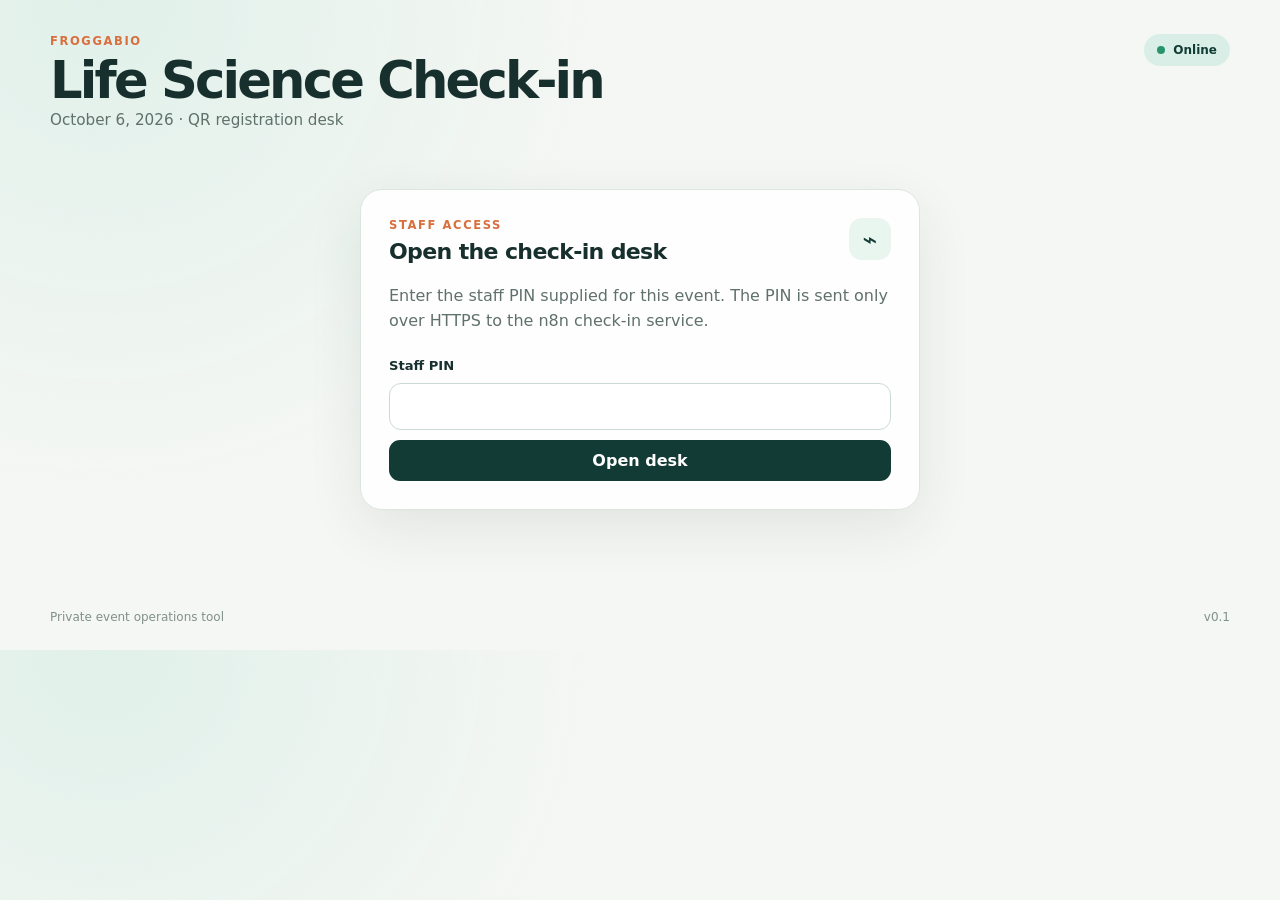
<file: index.html>
<!doctype html>
<html lang="en">
  <head>
    <meta charset="utf-8" />
    <meta name="viewport" content="width=device-width, initial-scale=1, viewport-fit=cover" />
    <meta name="theme-color" content="#123b36" />
    <meta name="description" content="FroggaBio Life Science event registration check-in" />
    <link rel="manifest" href="./manifest.webmanifest" />
    <link rel="stylesheet" href="./styles.css" />
    <title>Life Science Check-in</title>
    <script src="./config.js"></script>
    <script src="./vendor/jsQR.js" defer></script>
    <script src="./app.js" defer></script>
  </head>
  <body>
    <div class="shell">
      <header class="topbar">
        <div>
          <p class="eyebrow">FroggaBio</p>
          <h1>Life Science Check-in</h1>
          <p class="subhead">October 6, 2026 · QR registration desk</p>
        </div>
        <div class="connection-chip" id="connectionChip" data-state="offline">
          <span class="status-dot" aria-hidden="true"></span>
          <span id="connectionLabel">Offline</span>
        </div>
      </header>

      <div id="notice" class="notice" role="status" aria-live="polite" hidden></div>

      <section id="loginView" class="card auth-card">
        <div class="card-heading">
          <div>
            <p class="eyebrow">Staff access</p>
            <h2>Open the check-in desk</h2>
          </div>
          <span class="lock-mark" aria-hidden="true">⌁</span>
        </div>
        <p class="muted">Enter the staff PIN supplied for this event. The PIN is sent only over HTTPS to the n8n check-in service.</p>
        <form id="loginForm" class="stack-form">
          <label for="staffPin">Staff PIN</label>
          <input id="staffPin" name="staffPin" type="password" inputmode="numeric" autocomplete="off" minlength="4" required />
          <button class="button button-primary" type="submit">Open desk</button>
        </form>
      </section>

      <main id="appView" hidden>
        <section class="summary-grid" aria-label="Desk status">
          <div class="stat-card">
            <span class="stat-label">Roster loaded</span>
            <strong id="rosterCount">0</strong>
            <span class="stat-caption" id="rosterUpdated">Not loaded yet</span>
          </div>
          <div class="stat-card">
            <span class="stat-label">Waiting to sync</span>
            <strong id="queueCount">0</strong>
            <span class="stat-caption" id="queueCaption">All clear</span>
          </div>
          <div class="stat-card stat-card-action">
            <span class="stat-label">This device</span>
            <strong id="deviceLabel">—</strong>
            <button class="button button-quiet" id="refreshRoster" type="button">Refresh roster</button>
          </div>
        </section>

        <section class="workspace-grid">
          <div class="card scanner-card">
            <div class="card-heading">
              <div>
                <p class="eyebrow">Door scanner</p>
                <h2>Scan a guest QR code</h2>
              </div>
              <span class="live-pill" id="scannerState">Ready</span>
            </div>
            <div class="scanner-frame" id="scannerFrame">
              <video id="camera" playsinline muted aria-label="QR scanner camera"></video>
              <canvas id="scanCanvas" hidden></canvas>
              <div class="scanner-placeholder" id="scannerPlaceholder">
                <span class="scan-glyph" aria-hidden="true">▦</span>
                <p>Start the camera, then hold the QR code inside the frame.</p>
              </div>
              <div class="scan-brackets" aria-hidden="true"><i></i><i></i><i></i><i></i></div>
            </div>
            <p class="scanner-message" id="scannerMessage">The roster can be used offline after it is loaded.</p>
            <div class="button-row">
              <button class="button button-primary" id="startScanner" type="button">Start camera</button>
              <button class="button button-secondary" id="stopScanner" type="button" disabled>Stop</button>
            </div>
          </div>

          <div class="card search-card">
            <div class="card-heading">
              <div>
                <p class="eyebrow">Fallback lookup</p>
                <h2>Find a guest manually</h2>
              </div>
              <span class="search-mark" aria-hidden="true">⌕</span>
            </div>
            <form id="searchForm" class="search-form">
              <label class="sr-only" for="searchInput">Name, email, company or short code</label>
              <input id="searchInput" type="search" autocomplete="off" placeholder="Name, email, company or code" />
              <button class="button button-primary" type="submit">Search</button>
            </form>
            <div class="search-results" id="searchResults" aria-live="polite">
              <p class="empty-state">Search the loaded roster when a guest cannot show the QR code.</p>
            </div>
          </div>
        </section>

        <section class="card operations-card">
          <div class="card-heading">
            <div>
              <p class="eyebrow">Operations</p>
              <h2>Desk controls</h2>
            </div>
            <button class="button button-quiet" id="logoutButton" type="button">Lock desk</button>
          </div>
          <div class="operations-grid">
            <div>
              <h3>Offline mode</h3>
              <p class="muted">Check-ins are queued on this device when the connection drops, then sent automatically when it returns.</p>
            </div>
            <div>
              <h3>Duplicate protection</h3>
              <p class="muted">The first successful check-in timestamp is preserved. Later scans show the existing status instead of creating a second arrival.</p>
            </div>
            <div>
              <h3>Event scope</h3>
              <p class="muted">This desk is configured for Life Science on October 6, 2026 only.</p>
            </div>
          </div>
        </section>
      </main>

      <footer class="footer">
        <span>Private event operations tool</span>
        <span id="appVersion">v0.1</span>
      </footer>
    </div>

    <dialog id="resultDialog" class="result-dialog">
      <div class="dialog-content">
        <div class="dialog-icon" id="dialogIcon" aria-hidden="true">✓</div>
        <p class="eyebrow" id="dialogEyebrow">Check-in result</p>
        <h2 id="dialogTitle">Guest</h2>
        <p id="dialogMessage"></p>
        <div class="dialog-meta" id="dialogMeta"></div>
        <div class="button-row">
          <button class="button button-primary" id="dialogClose" type="button">Done</button>
          <button class="button button-secondary" id="dialogUndo" type="button" hidden>Undo</button>
        </div>
      </div>
    </dialog>
  </body>
</html>
</file>
<file: styles.css>
:root {
  color-scheme: light;
  --ink: #17302d;
  --muted: #60716d;
  --paper: #f5f7f4;
  --card: #ffffff;
  --line: #dce6e1;
  --green: #123b36;
  --green-soft: #d9eee6;
  --mint: #e9f5ef;
  --orange: #d86f3d;
  --orange-soft: #fff0e8;
  --shadow: 0 18px 55px rgba(23, 48, 45, 0.09);
  font-family: Inter, ui-sans-serif, system-ui, -apple-system, BlinkMacSystemFont, "Segoe UI", sans-serif;
}

* { box-sizing: border-box; }

body {
  margin: 0;
  min-width: 320px;
  color: var(--ink);
  background:
    radial-gradient(circle at 8% 0%, rgba(217, 238, 230, 0.72), transparent 32rem),
    var(--paper);
}

button, input { font: inherit; }
button { cursor: pointer; }
button:disabled { cursor: not-allowed; opacity: 0.48; }

.shell { width: min(1180px, calc(100% - 32px)); margin: 0 auto; padding: 34px 0 26px; }
.topbar { display: flex; align-items: flex-start; justify-content: space-between; gap: 24px; margin-bottom: 28px; }
.eyebrow { margin: 0 0 7px; color: var(--orange); font-size: 0.72rem; font-weight: 800; letter-spacing: 0.14em; text-transform: uppercase; }
h1, h2, h3, p { margin-top: 0; }
h1 { margin-bottom: 6px; font-size: clamp(2rem, 4vw, 3.35rem); line-height: 0.98; letter-spacing: -0.055em; }
h2 { margin-bottom: 0; font-size: 1.38rem; letter-spacing: -0.03em; }
h3 { margin-bottom: 7px; font-size: 0.94rem; }
.subhead { margin-bottom: 0; color: var(--muted); font-size: 0.95rem; }
.muted { color: var(--muted); line-height: 1.55; }

.connection-chip, .live-pill { display: inline-flex; align-items: center; gap: 8px; border-radius: 999px; font-size: 0.75rem; font-weight: 800; }
.connection-chip { padding: 9px 13px; background: var(--orange-soft); color: #9b4b29; white-space: nowrap; }
.connection-chip[data-state="online"] { background: var(--green-soft); color: var(--green); }
.status-dot { width: 8px; height: 8px; border-radius: 50%; background: var(--orange); }
.connection-chip[data-state="online"] .status-dot { background: #29936c; }

.notice { margin: 0 0 18px; padding: 12px 15px; border: 1px solid #f0c8b3; border-radius: 12px; background: var(--orange-soft); color: #7f3f26; line-height: 1.45; }
.notice[data-tone="success"] { border-color: #b8dfcd; background: var(--green-soft); color: var(--green); }

.card { border: 1px solid var(--line); border-radius: 22px; background: rgba(255, 255, 255, 0.92); box-shadow: var(--shadow); }
.auth-card { width: min(560px, 100%); margin: 60px auto 100px; padding: 28px; }
.card-heading { display: flex; align-items: flex-start; justify-content: space-between; gap: 18px; margin-bottom: 20px; }
.lock-mark, .search-mark { display: grid; place-items: center; width: 42px; height: 42px; border-radius: 13px; background: var(--mint); color: var(--green); font-size: 1.55rem; }
.stack-form { display: grid; gap: 10px; margin-top: 24px; }
label { color: var(--ink); font-size: 0.82rem; font-weight: 800; }
input { width: 100%; border: 1px solid #cbdad4; border-radius: 12px; padding: 13px 14px; outline: none; background: #fff; color: var(--ink); }
input:focus { border-color: var(--green); box-shadow: 0 0 0 4px rgba(18, 59, 54, 0.11); }

.button-row { display: flex; flex-wrap: wrap; gap: 10px; align-items: center; }
.button { border: 0; border-radius: 11px; padding: 11px 16px; font-weight: 800; transition: transform 0.16s ease, background 0.16s ease; }
.button:hover:not(:disabled) { transform: translateY(-1px); }
.button-primary { background: var(--green); color: #fff; }
.button-primary:hover:not(:disabled) { background: #205b52; }
.button-secondary { border: 1px solid var(--line); background: #fff; color: var(--green); }
.button-quiet { padding: 8px 0; background: transparent; color: var(--green); }

.summary-grid { display: grid; grid-template-columns: repeat(3, 1fr); gap: 14px; margin-bottom: 16px; }
.stat-card { min-height: 126px; padding: 18px 19px; border: 1px solid var(--line); border-radius: 17px; background: var(--card); }
.stat-card-action { display: flex; flex-direction: column; align-items: flex-start; }
.stat-label, .stat-caption { display: block; color: var(--muted); font-size: 0.78rem; }
.stat-card strong { display: block; margin: 10px 0 4px; font-size: 1.9rem; letter-spacing: -0.06em; }
.stat-card-action strong { font-size: 1.25rem; }

.workspace-grid { display: grid; grid-template-columns: minmax(0, 1.15fr) minmax(0, 0.85fr); gap: 16px; }
.scanner-card, .search-card, .operations-card { padding: 22px; }
.live-pill { padding: 7px 10px; background: var(--green-soft); color: var(--green); }
.live-pill[data-state="scanning"] { background: var(--orange-soft); color: #9b4b29; }
.scanner-frame { position: relative; display: grid; min-height: 330px; overflow: hidden; place-items: center; border-radius: 16px; background: #0e2926; }
#camera { display: block; width: 100%; height: 330px; object-fit: cover; }
.scanner-placeholder { position: absolute; inset: 0; display: grid; align-content: center; justify-items: center; gap: 11px; padding: 30px; color: #d9eee6; text-align: center; }
.scanner-placeholder p { max-width: 240px; margin-bottom: 0; line-height: 1.45; }
.scan-glyph { font-size: 3rem; line-height: 1; }
.scan-brackets { position: absolute; inset: 18% 20%; pointer-events: none; }
.scan-brackets i { position: absolute; width: 28px; height: 28px; border-color: #fff; border-style: solid; opacity: 0.9; }
.scan-brackets i:nth-child(1) { top: 0; left: 0; border-width: 3px 0 0 3px; }
.scan-brackets i:nth-child(2) { top: 0; right: 0; border-width: 3px 3px 0 0; }
.scan-brackets i:nth-child(3) { bottom: 0; left: 0; border-width: 0 0 3px 3px; }
.scan-brackets i:nth-child(4) { right: 0; bottom: 0; border-width: 0 3px 3px 0; }
.scanner-message { min-height: 42px; margin: 14px 0; color: var(--muted); font-size: 0.88rem; line-height: 1.45; }

.search-form { display: grid; grid-template-columns: 1fr auto; gap: 8px; margin-bottom: 14px; }
.search-results { min-height: 373px; max-height: 420px; overflow: auto; }
.empty-state { margin: 0; padding: 40px 12px; color: var(--muted); text-align: center; line-height: 1.5; }
.guest-result { display: flex; align-items: center; justify-content: space-between; gap: 12px; padding: 13px 0; border-bottom: 1px solid #edf2ef; }
.guest-result:last-child { border-bottom: 0; }
.guest-info { min-width: 0; }
.guest-name { margin: 0 0 4px; font-weight: 850; }
.guest-detail { overflow: hidden; margin: 0; color: var(--muted); font-size: 0.78rem; text-overflow: ellipsis; white-space: nowrap; }
.guest-code { margin-top: 5px; color: var(--green); font-size: 0.72rem; font-weight: 800; letter-spacing: 0.08em; }
.guest-result .button { flex: 0 0 auto; padding: 8px 10px; font-size: 0.78rem; }

.operations-card { margin-top: 16px; }
.operations-grid { display: grid; grid-template-columns: repeat(3, 1fr); gap: 18px; }
.operations-grid > div { padding-top: 16px; border-top: 1px solid var(--line); }
.operations-grid p { margin-bottom: 0; font-size: 0.86rem; }
.footer { display: flex; justify-content: space-between; gap: 12px; margin-top: 26px; color: #81908b; font-size: 0.75rem; }

.result-dialog { width: min(420px, calc(100% - 28px)); padding: 0; border: 0; border-radius: 20px; box-shadow: 0 24px 80px rgba(10, 38, 34, 0.3); color: var(--ink); }
.result-dialog::backdrop { background: rgba(10, 38, 34, 0.54); backdrop-filter: blur(3px); }
.dialog-content { padding: 28px; }
.dialog-icon { display: grid; place-items: center; width: 50px; height: 50px; margin-bottom: 18px; border-radius: 15px; background: var(--green-soft); color: var(--green); font-size: 1.7rem; font-weight: 900; }
.dialog-icon[data-tone="warning"] { background: var(--orange-soft); color: #9b4b29; }
.dialog-content h2 { margin-bottom: 8px; }
.dialog-content > p:not(.eyebrow) { color: var(--muted); line-height: 1.5; }
.dialog-meta { margin: 18px 0; padding: 12px; border-radius: 10px; background: var(--mint); color: var(--green); font-size: 0.83rem; line-height: 1.5; }

.sr-only { position: absolute; width: 1px; height: 1px; padding: 0; overflow: hidden; clip: rect(0, 0, 0, 0); white-space: nowrap; border: 0; }

@media (max-width: 820px) {
  .workspace-grid, .operations-grid { grid-template-columns: 1fr; }
  .search-results { min-height: 0; max-height: 340px; }
}

@media (max-width: 560px) {
  .shell { width: min(100% - 22px, 1180px); padding-top: 20px; }
  .topbar { flex-direction: column; gap: 15px; }
  .summary-grid { grid-template-columns: 1fr; }
  .scanner-frame, #camera { min-height: 270px; height: 270px; }
  .scanner-card, .search-card, .operations-card, .auth-card { padding: 18px; }
  .search-form { grid-template-columns: 1fr; }
}
</file>
